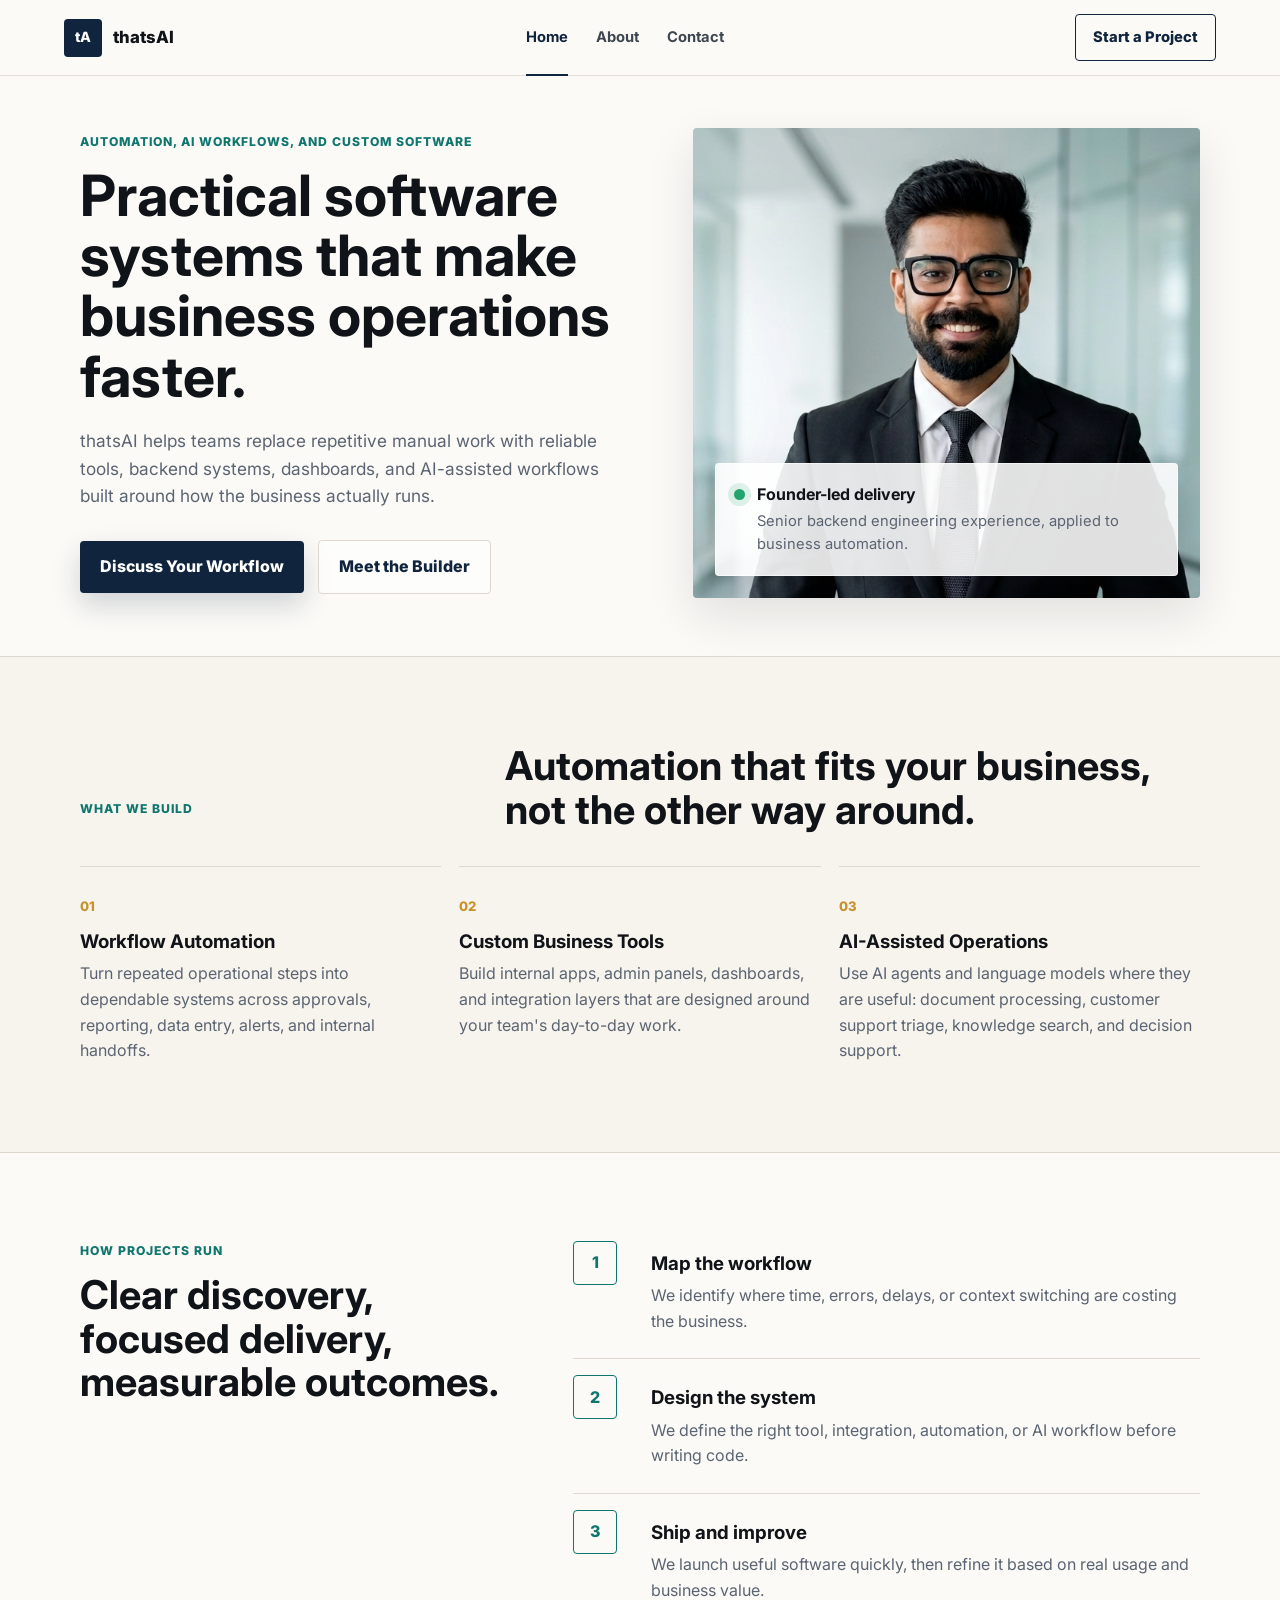
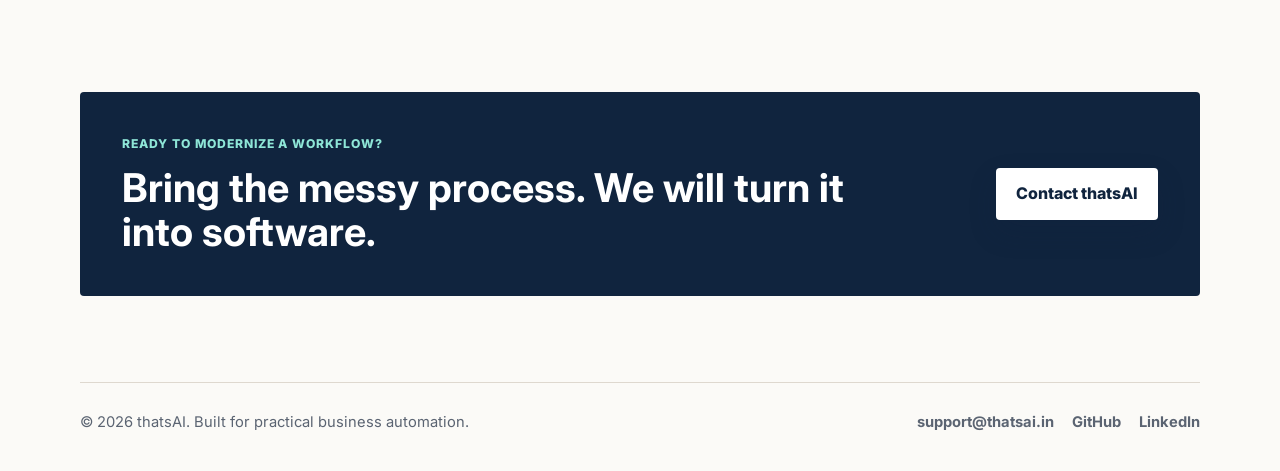
<file: index.html>
<!DOCTYPE html>
<html lang="en">
<head>
  <meta charset="UTF-8" />
  <meta name="viewport" content="width=device-width, initial-scale=1.0" />
  <meta name="description" content="thatsAI builds automation systems, AI-assisted workflows, and custom software tools for growing businesses." />
  <title>thatsAI | Automation and Software Solutions</title>
  <link rel="preconnect" href="https://fonts.googleapis.com" />
  <link rel="preconnect" href="https://fonts.gstatic.com" crossorigin />
  <link href="https://fonts.googleapis.com/css2?family=Inter:wght@400;500;600;700;800&display=swap" rel="stylesheet" />
  <link rel="stylesheet" href="styles.css" />
</head>
<body>
  <header class="site-header">
    <a class="brand" href="index.html" aria-label="thatsAI home">
      <span class="brand-mark">tA</span>
      <span>thatsAI</span>
    </a>
    <nav class="nav-links" aria-label="Primary navigation">
      <a href="index.html" aria-current="page">Home</a>
      <a href="about.html">About</a>
      <a href="contact.html">Contact</a>
    </nav>
    <a class="header-cta" href="contact.html">Start a Project</a>
  </header>

  <main>
    <section class="hero">
      <div class="hero-copy">
        <p class="eyebrow">Automation, AI workflows, and custom software</p>
        <h1>Practical software systems that make business operations faster.</h1>
        <p class="hero-text">
          thatsAI helps teams replace repetitive manual work with reliable tools,
          backend systems, dashboards, and AI-assisted workflows built around how
          the business actually runs.
        </p>
        <div class="hero-actions">
          <a class="button primary" href="contact.html">Discuss Your Workflow</a>
          <a class="button secondary" href="about.html">Meet the Builder</a>
        </div>
      </div>

      <div class="hero-visual" aria-label="Professional portrait of Lokesh Ratusaria">
        <img src="photo.png" alt="Lokesh Ratusaria" />
        <div class="signal-panel">
          <span class="status-dot"></span>
          <div>
            <strong>Founder-led delivery</strong>
            <span>Senior backend engineering experience, applied to business automation.</span>
          </div>
        </div>
      </div>
    </section>

    <section class="section band">
      <div class="section-heading">
        <p class="eyebrow">What we build</p>
        <h2>Automation that fits your business, not the other way around.</h2>
      </div>
      <div class="service-grid">
        <article class="service-card">
          <span class="service-number">01</span>
          <h3>Workflow Automation</h3>
          <p>Turn repeated operational steps into dependable systems across approvals, reporting, data entry, alerts, and internal handoffs.</p>
        </article>
        <article class="service-card">
          <span class="service-number">02</span>
          <h3>Custom Business Tools</h3>
          <p>Build internal apps, admin panels, dashboards, and integration layers that are designed around your team&apos;s day-to-day work.</p>
        </article>
        <article class="service-card">
          <span class="service-number">03</span>
          <h3>AI-Assisted Operations</h3>
          <p>Use AI agents and language models where they are useful: document processing, customer support triage, knowledge search, and decision support.</p>
        </article>
      </div>
    </section>

    <section class="section split">
      <div>
        <p class="eyebrow">How projects run</p>
        <h2>Clear discovery, focused delivery, measurable outcomes.</h2>
      </div>
      <div class="process-list">
        <article>
          <span>1</span>
          <div>
            <h3>Map the workflow</h3>
            <p>We identify where time, errors, delays, or context switching are costing the business.</p>
          </div>
        </article>
        <article>
          <span>2</span>
          <div>
            <h3>Design the system</h3>
            <p>We define the right tool, integration, automation, or AI workflow before writing code.</p>
          </div>
        </article>
        <article>
          <span>3</span>
          <div>
            <h3>Ship and improve</h3>
            <p>We launch useful software quickly, then refine it based on real usage and business value.</p>
          </div>
        </article>
      </div>
    </section>

    <section class="cta-section">
      <div>
        <p class="eyebrow">Ready to modernize a workflow?</p>
        <h2>Bring the messy process. We will turn it into software.</h2>
      </div>
      <a class="button primary light" href="contact.html">Contact thatsAI</a>
    </section>
  </main>

  <footer class="site-footer">
    <span>&copy; 2026 thatsAI. Built for practical business automation.</span>
    <div>
      <a href="mailto:support@thatsai.in">support@thatsai.in</a>
      <a href="https://github.com/Lokesh97" target="_blank" rel="noreferrer">GitHub</a>
      <a href="https://www.linkedin.com/in/lokesh-r-373656133/" target="_blank" rel="noreferrer">LinkedIn</a>
    </div>
  </footer>
</body>
</html>
</file>
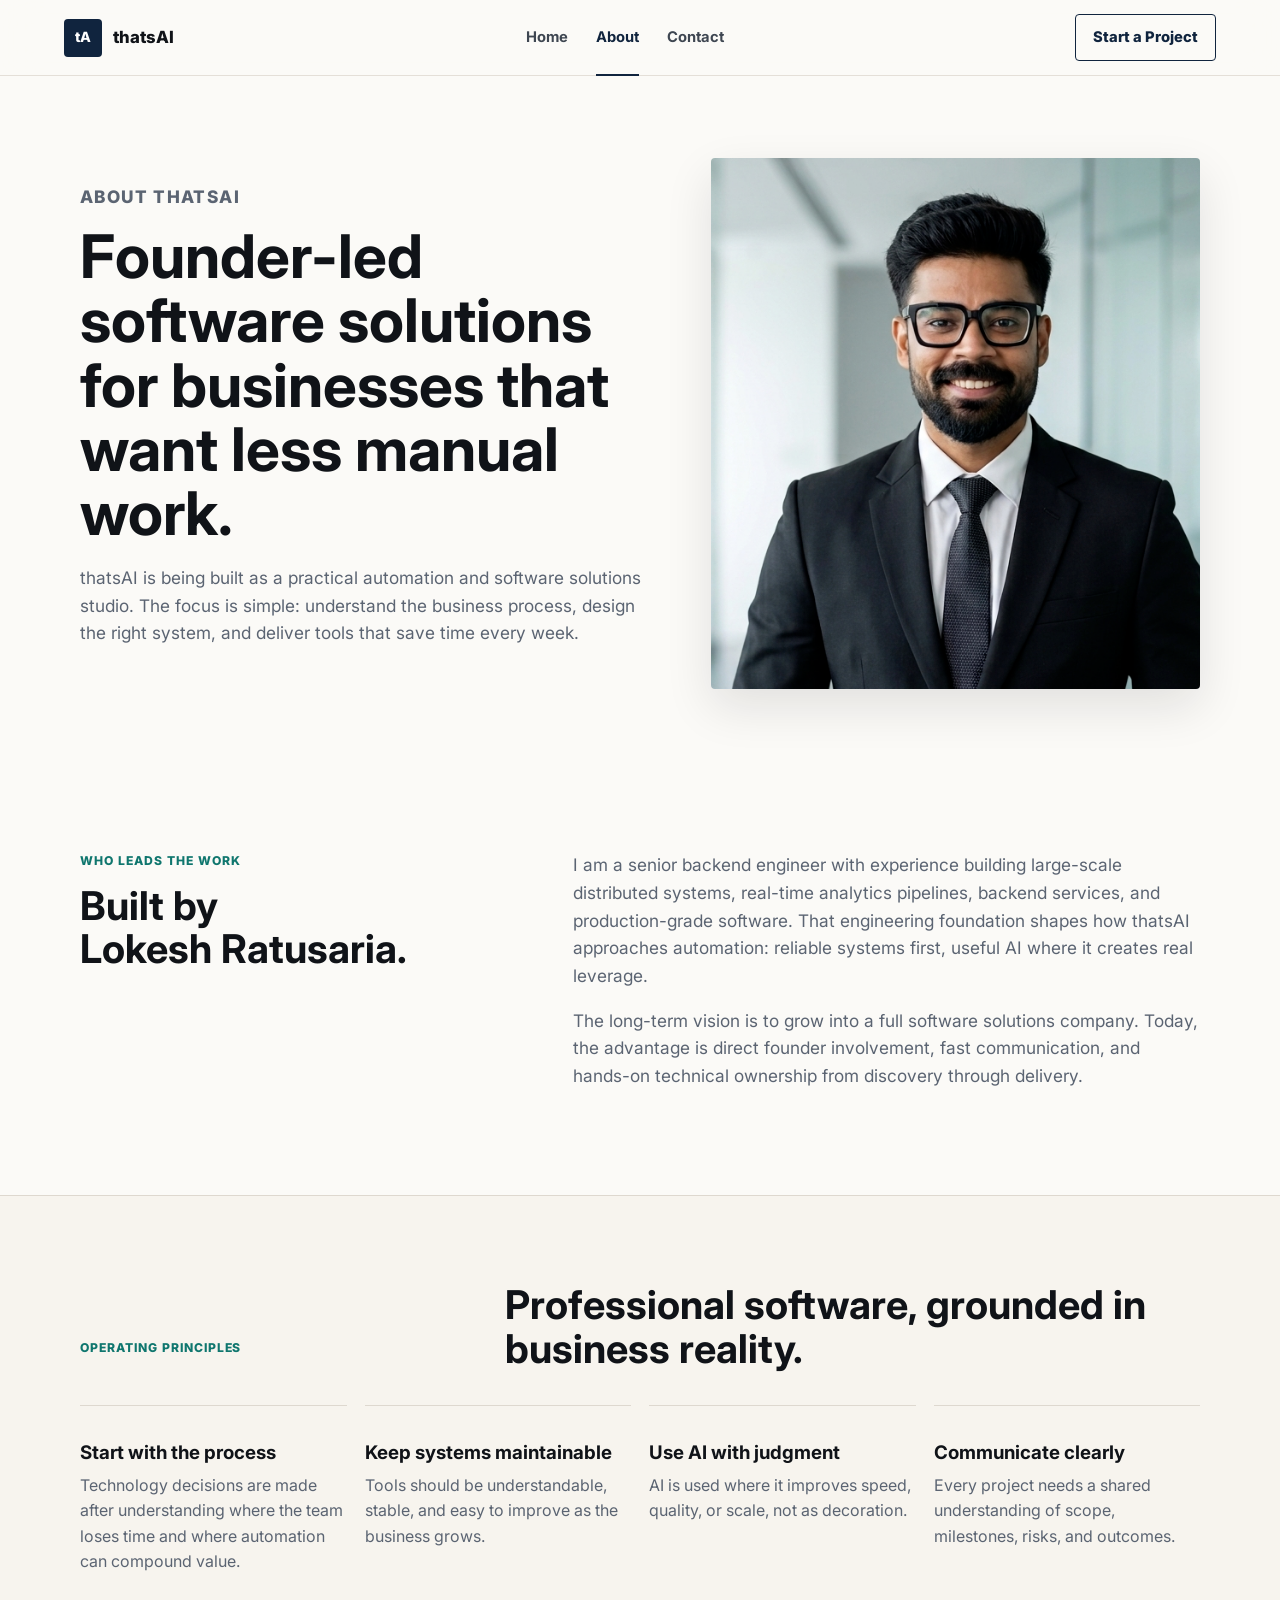
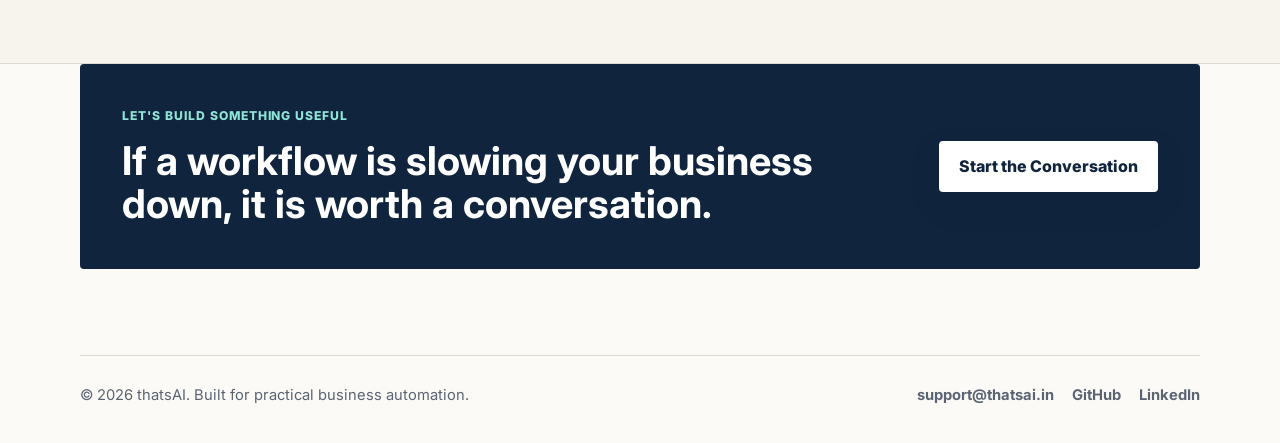
<file: about.html>
<!DOCTYPE html>
<html lang="en">
<head>
  <meta charset="UTF-8" />
  <meta name="viewport" content="width=device-width, initial-scale=1.0" />
  <meta name="description" content="Learn about thatsAI, a founder-led software solutions practice focused on automation, backend systems, and AI workflows." />
  <title>About | thatsAI</title>
  <link rel="preconnect" href="https://fonts.googleapis.com" />
  <link rel="preconnect" href="https://fonts.gstatic.com" crossorigin />
  <link href="https://fonts.googleapis.com/css2?family=Inter:wght@400;500;600;700;800&display=swap" rel="stylesheet" />
  <link rel="stylesheet" href="styles.css" />
</head>
<body>
  <header class="site-header">
    <a class="brand" href="index.html" aria-label="thatsAI home">
      <span class="brand-mark">tA</span>
      <span>thatsAI</span>
    </a>
    <nav class="nav-links" aria-label="Primary navigation">
      <a href="index.html">Home</a>
      <a href="about.html" aria-current="page">About</a>
      <a href="contact.html">Contact</a>
    </nav>
    <a class="header-cta" href="contact.html">Start a Project</a>
  </header>

  <main>
    <section class="page-hero about-hero">
      <div>
        <p class="eyebrow">About thatsAI</p>
        <h1>Founder-led software solutions for businesses that want less manual work.</h1>
        <p>
          thatsAI is being built as a practical automation and software solutions
          studio. The focus is simple: understand the business process, design the
          right system, and deliver tools that save time every week.
        </p>
      </div>
      <img class="portrait-card" src="photo.png" alt="Lokesh Ratusaria" />
    </section>

    <section class="section split">
      <div>
        <p class="eyebrow">Who leads the work</p>
        <h2>Built by <span class="nowrap">Lokesh Ratusaria.</span></h2>
      </div>
      <div class="rich-copy">
        <p>
          I am a senior backend engineer with experience building large-scale
          distributed systems, real-time analytics pipelines, backend services,
          and production-grade software. That engineering foundation shapes how
          thatsAI approaches automation: reliable systems first, useful AI where
          it creates real leverage.
        </p>
        <p>
          The long-term vision is to grow into a full software solutions company.
          Today, the advantage is direct founder involvement, fast communication,
          and hands-on technical ownership from discovery through delivery.
        </p>
      </div>
    </section>

    <section class="section band">
      <div class="section-heading">
        <p class="eyebrow">Operating principles</p>
        <h2>Professional software, grounded in business reality.</h2>
      </div>
      <div class="values-grid">
        <article>
          <h3>Start with the process</h3>
          <p>Technology decisions are made after understanding where the team loses time and where automation can compound value.</p>
        </article>
        <article>
          <h3>Keep systems maintainable</h3>
          <p>Tools should be understandable, stable, and easy to improve as the business grows.</p>
        </article>
        <article>
          <h3>Use AI with judgment</h3>
          <p>AI is used where it improves speed, quality, or scale, not as decoration.</p>
        </article>
        <article>
          <h3>Communicate clearly</h3>
          <p>Every project needs a shared understanding of scope, milestones, risks, and outcomes.</p>
        </article>
      </div>
    </section>

    <section class="cta-section">
      <div>
        <p class="eyebrow">Let&apos;s build something useful</p>
        <h2>If a workflow is slowing your business down, it is worth a conversation.</h2>
      </div>
      <a class="button primary light" href="contact.html">Start the Conversation</a>
    </section>
  </main>

  <footer class="site-footer">
    <span>&copy; 2026 thatsAI. Built for practical business automation.</span>
    <div>
      <a href="mailto:support@thatsai.in">support@thatsai.in</a>
      <a href="https://github.com/Lokesh97" target="_blank" rel="noreferrer">GitHub</a>
      <a href="https://www.linkedin.com/in/lokesh-r-373656133/" target="_blank" rel="noreferrer">LinkedIn</a>
    </div>
  </footer>
</body>
</html>
</file>
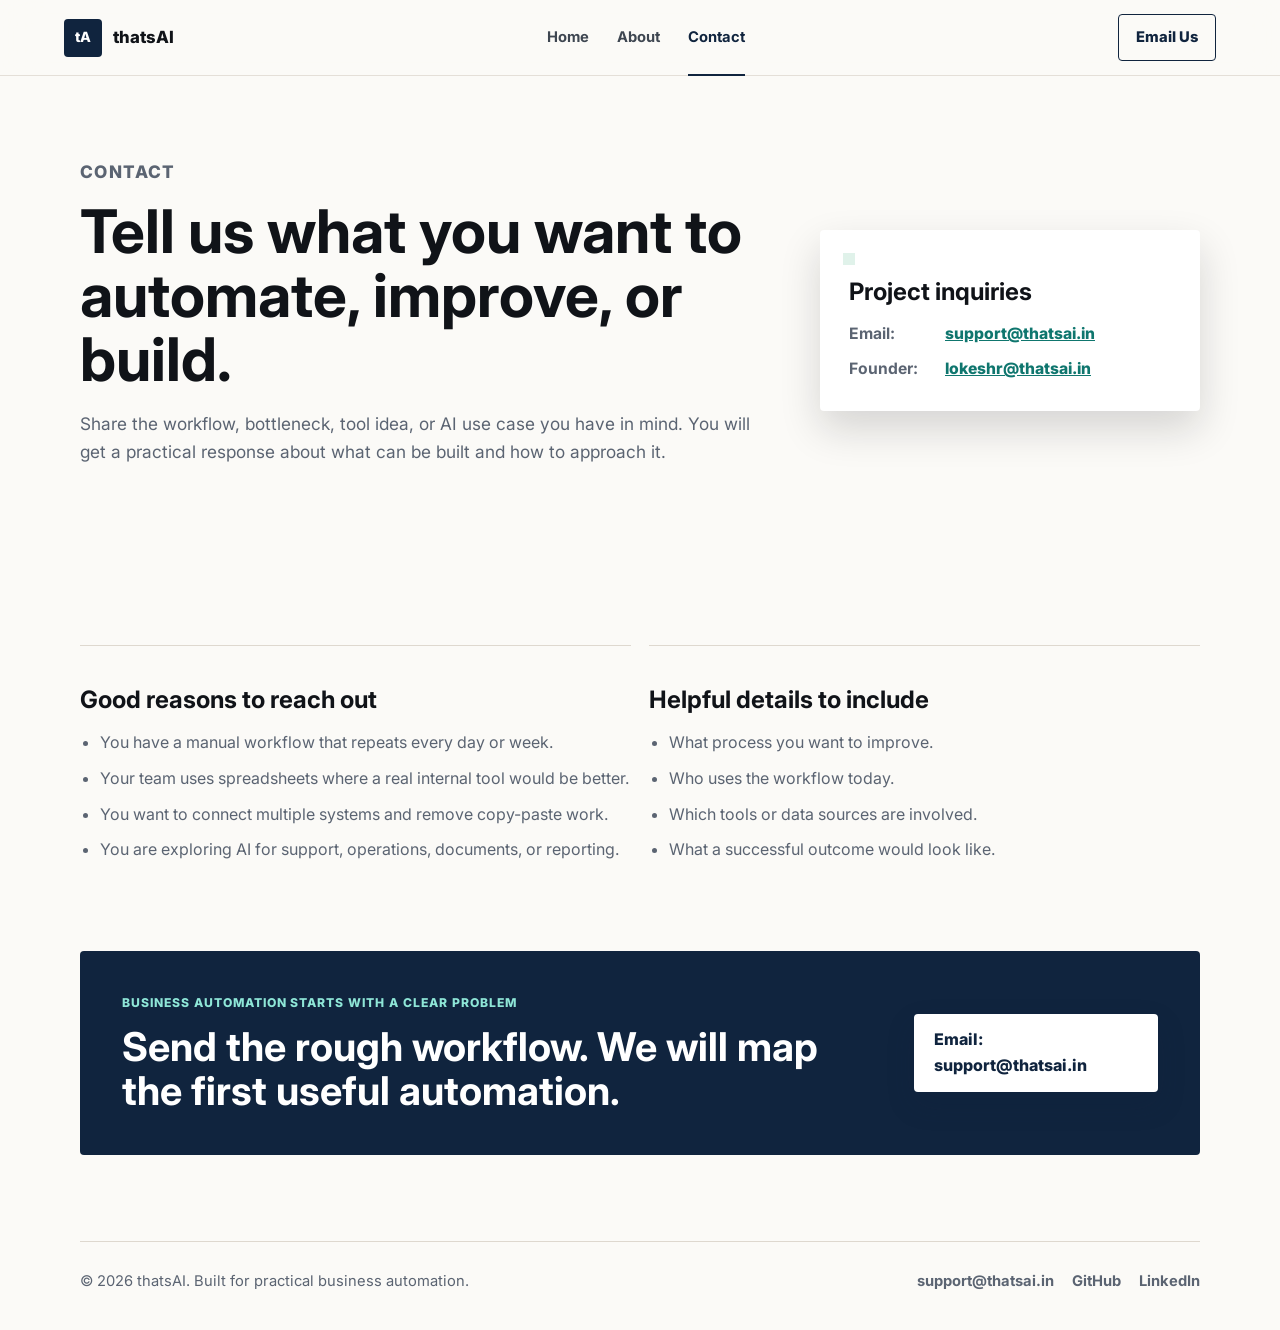
<file: contact.html>
<!DOCTYPE html>
<html lang="en">
<head>
  <meta charset="UTF-8" />
  <meta name="viewport" content="width=device-width, initial-scale=1.0" />
  <meta name="description" content="Contact thatsAI for automation, AI workflow, and custom software solution projects." />
  <title>Contact | thatsAI</title>
  <link rel="preconnect" href="https://fonts.googleapis.com" />
  <link rel="preconnect" href="https://fonts.gstatic.com" crossorigin />
  <link href="https://fonts.googleapis.com/css2?family=Inter:wght@400;500;600;700;800&display=swap" rel="stylesheet" />
  <link rel="stylesheet" href="styles.css" />
</head>
<body>
  <header class="site-header">
    <a class="brand" href="index.html" aria-label="thatsAI home">
      <span class="brand-mark">tA</span>
      <span>thatsAI</span>
    </a>
    <nav class="nav-links" aria-label="Primary navigation">
      <a href="index.html">Home</a>
      <a href="about.html">About</a>
      <a href="contact.html" aria-current="page">Contact</a>
    </nav>
    <a class="header-cta" href="mailto:support@thatsai.in">Email Us</a>
  </header>

  <main>
    <section class="page-hero contact-hero">
      <div>
        <p class="eyebrow">Contact</p>
        <h1>Tell us what you want to automate, improve, or build.</h1>
        <p>
          Share the workflow, bottleneck, tool idea, or AI use case you have in
          mind. You will get a practical response about what can be built and how
          to approach it.
        </p>
      </div>
      <div class="contact-panel">
        <span class="status-dot"></span>
        <h2>Project inquiries</h2>
        <p class="contact-line">
          <span>Email:</span>
          <a href="mailto:support@thatsai.in">support@thatsai.in</a>
        </p>
        <p class="contact-line">
          <span>Founder:</span>
          <a href="mailto:lokeshr@thatsai.in">lokeshr@thatsai.in</a>
        </p>
      </div>
    </section>

    <section class="section contact-grid">
      <article class="contact-card">
        <h2>Good reasons to reach out</h2>
        <ul>
          <li>You have a manual workflow that repeats every day or week.</li>
          <li>Your team uses spreadsheets where a real internal tool would be better.</li>
          <li>You want to connect multiple systems and remove copy-paste work.</li>
          <li>You are exploring AI for support, operations, documents, or reporting.</li>
        </ul>
      </article>
      <article class="contact-card">
        <h2>Helpful details to include</h2>
        <ul>
          <li>What process you want to improve.</li>
          <li>Who uses the workflow today.</li>
          <li>Which tools or data sources are involved.</li>
          <li>What a successful outcome would look like.</li>
        </ul>
      </article>
    </section>

    <section class="cta-section">
      <div>
        <p class="eyebrow">Business automation starts with a clear problem</p>
        <h2>Send the rough workflow. We will map the first useful automation.</h2>
      </div>
      <a class="button primary light" href="mailto:support@thatsai.in">Email: support@thatsai.in</a>
    </section>
  </main>

  <footer class="site-footer">
    <span>&copy; 2026 thatsAI. Built for practical business automation.</span>
    <div>
      <a href="mailto:support@thatsai.in">support@thatsai.in</a>
      <a href="https://github.com/Lokesh97" target="_blank" rel="noreferrer">GitHub</a>
      <a href="https://www.linkedin.com/in/lokesh-r-373656133/" target="_blank" rel="noreferrer">LinkedIn</a>
    </div>
  </footer>
</body>
</html>
</file>
<file: styles.css>
:root {
  --ink: #101318;
  --muted: #5b6472;
  --soft: #f5f2ec;
  --paper: #fbfaf7;
  --line: #ded8cf;
  --navy: #10243e;
  --teal: #0f766e;
  --green: #23a36d;
  --gold: #c7922b;
  --white: #ffffff;
  --shadow: 0 18px 48px rgba(16, 19, 24, 0.11);
}

* {
  box-sizing: border-box;
}

html {
  overflow-x: clip;
}

body {
  margin: 0;
  font-family: "Inter", -apple-system, BlinkMacSystemFont, "Segoe UI", sans-serif;
  color: var(--ink);
  background: var(--paper);
  line-height: 1.6;
  text-rendering: optimizeLegibility;
  overflow-x: hidden;
}

a {
  color: inherit;
}

.site-header {
  position: sticky;
  top: 0;
  z-index: 10;
  display: flex;
  align-items: center;
  justify-content: space-between;
  gap: 24px;
  min-height: 76px;
  padding: 0 5vw;
  background: rgba(251, 250, 247, 0.9);
  border-bottom: 1px solid rgba(222, 216, 207, 0.78);
  backdrop-filter: blur(18px);
}

.brand,
.nav-links,
.hero-actions,
.site-footer div {
  display: flex;
  align-items: center;
}

.brand {
  gap: 11px;
  font-size: 1.05rem;
  font-weight: 800;
  text-decoration: none;
  letter-spacing: 0;
}

.brand-mark {
  display: inline-grid;
  width: 38px;
  height: 38px;
  place-items: center;
  border-radius: 4px;
  color: var(--white);
  background: var(--navy);
  font-size: 0.88rem;
  font-weight: 800;
}

.nav-links {
  gap: 28px;
}

.nav-links a,
.header-cta,
.button,
.site-footer a {
  text-decoration: none;
}

.nav-links a {
  position: relative;
  padding: 6px 0;
  color: #3e4651;
  font-size: 0.92rem;
  font-weight: 700;
  text-align: center;
}

.nav-links a[aria-current="page"] {
  color: var(--navy);
}

.nav-links a[aria-current="page"]::after {
  position: absolute;
  right: 0;
  bottom: -21px;
  left: 0;
  height: 2px;
  background: var(--navy);
  content: "";
}

.header-cta {
  padding: 11px 17px;
  border: 1px solid var(--navy);
  border-radius: 4px;
  color: var(--navy);
  font-size: 0.92rem;
  font-weight: 800;
}

.hero,
.page-hero,
.section,
.cta-section,
.site-footer {
  width: min(1120px, 90vw);
  margin: 0 auto;
}

.hero {
  display: grid;
  grid-template-columns: minmax(0, 1.04fr) minmax(340px, 0.96fr);
  gap: 64px;
  align-items: center;
  padding: 52px 0 58px;
}

.hero > *,
.page-hero > *,
.split > *,
.section-heading > *,
.contact-grid > *,
.service-grid > *,
.values-grid > * {
  min-width: 0;
}

.hero-copy h1,
.page-hero h1 {
  max-width: 780px;
  margin: 0;
  font-size: clamp(2.7rem, 4.45vw, 4.05rem);
  line-height: 1.06;
  letter-spacing: 0;
}

.eyebrow {
  margin: 0 0 14px;
  color: var(--teal);
  font-size: 0.76rem;
  font-weight: 800;
  letter-spacing: 0.08em;
  text-transform: uppercase;
}

.hero-text,
.page-hero p,
.rich-copy p {
  max-width: 670px;
  color: var(--muted);
  font-size: 1.08rem;
}

.hero-text {
  margin: 20px 0 0;
}

.hero-actions {
  flex-wrap: wrap;
  gap: 14px;
  margin-top: 30px;
}

.button {
  display: inline-flex;
  align-items: center;
  justify-content: center;
  min-height: 48px;
  padding: 13px 20px;
  border-radius: 4px;
  font-weight: 800;
}

.button.primary {
  color: var(--white);
  background: var(--navy);
  box-shadow: 0 12px 28px rgba(16, 36, 62, 0.18);
}

.button.primary.light {
  color: var(--navy);
  background: var(--white);
}

.button.secondary {
  color: var(--navy);
  border: 1px solid var(--line);
  background: rgba(255, 255, 255, 0.48);
}

.hero-visual {
  position: relative;
  min-height: 470px;
  overflow: hidden;
  border-radius: 4px;
  background: var(--soft);
  box-shadow: var(--shadow);
}

.hero-visual img {
  width: 100%;
  height: 100%;
  min-height: 470px;
  object-fit: cover;
  object-position: center top;
  display: block;
}

.signal-panel,
.contact-panel {
  border: 1px solid rgba(255, 255, 255, 0.58);
  border-radius: 4px;
  background: rgba(255, 255, 255, 0.88);
  box-shadow: 0 18px 40px rgba(16, 19, 24, 0.16);
}

.signal-panel {
  position: absolute;
  right: 22px;
  bottom: 22px;
  left: 22px;
  display: flex;
  gap: 12px;
  align-items: flex-start;
  padding: 18px;
}

.signal-panel strong,
.signal-panel span {
  display: block;
}

.signal-panel strong {
  margin-bottom: 2px;
}

.signal-panel span {
  color: var(--muted);
  font-size: 0.92rem;
}

.status-dot {
  flex: 0 0 auto;
  width: 11px;
  height: 11px;
  margin-top: 7px;
  border-radius: 999px;
  background: var(--green);
  box-shadow: 0 0 0 6px rgba(35, 163, 109, 0.14);
}

.section {
  padding: 88px 0;
}

.band {
  width: 100%;
  max-width: none;
  padding-right: 5vw;
  padding-left: 5vw;
  background: #f7f4ee;
  border-top: 1px solid var(--line);
  border-bottom: 1px solid var(--line);
}

.band > * {
  width: min(1120px, 100%);
  margin-right: auto;
  margin-left: auto;
}

.section-heading {
  display: grid;
  grid-template-columns: 0.72fr 1.28fr;
  gap: 34px;
  align-items: end;
  margin-bottom: 34px;
}

.section-heading h2,
.split h2,
.cta-section h2 {
  margin: 0;
  font-size: clamp(1.9rem, 3.1vw, 2.85rem);
  line-height: 1.1;
  letter-spacing: 0;
}

.service-grid,
.values-grid,
.contact-grid {
  display: grid;
  gap: 18px;
}

.service-grid {
  grid-template-columns: repeat(3, minmax(0, 1fr));
}

.service-card,
.values-grid article,
.contact-card {
  border-top: 1px solid var(--line);
  background: transparent;
}

.service-card {
  min-height: 0;
  padding: 26px 0 0;
}

.service-number {
  color: var(--gold);
  font-size: 0.82rem;
  font-weight: 800;
}

.service-card h3,
.values-grid h3,
.contact-card h2,
.process-list h3 {
  margin: 12px 0 8px;
  line-height: 1.2;
}

.service-card p,
.values-grid p,
.contact-card li,
.process-list p {
  color: var(--muted);
}

.service-card p,
.values-grid p,
.process-list p {
  margin: 0;
}

.split {
  display: grid;
  grid-template-columns: minmax(340px, 0.82fr) 1.18fr;
  gap: 58px;
  align-items: start;
}

.process-list {
  display: grid;
  gap: 16px;
}

.process-list article {
  display: grid;
  grid-template-columns: 56px 1fr;
  gap: 22px;
  padding-bottom: 24px;
  border-bottom: 1px solid var(--line);
}

.process-list article:last-child {
  padding-bottom: 0;
  border-bottom: 0;
}

.process-list article > span {
  display: grid;
  width: 44px;
  height: 44px;
  place-items: center;
  border: 1px solid var(--teal);
  border-radius: 4px;
  color: var(--teal);
  background: transparent;
  font-weight: 800;
}

.cta-section {
  display: flex;
  align-items: center;
  justify-content: space-between;
  gap: 34px;
  margin-bottom: 86px;
  padding: 42px;
  border-radius: 4px;
  color: var(--white);
  background: var(--navy);
}

.cta-section .eyebrow {
  color: #8ee6d7;
}

.cta-section h2 {
  max-width: 760px;
}

.site-footer {
  display: flex;
  align-items: center;
  justify-content: space-between;
  gap: 24px;
  padding: 28px 0 36px;
  color: var(--muted);
  border-top: 1px solid var(--line);
  font-size: 0.92rem;
}

.site-footer div {
  flex-wrap: wrap;
  gap: 18px;
}

.site-footer a {
  font-weight: 700;
}

.page-hero {
  display: grid;
  grid-template-columns: minmax(0, 1.08fr) minmax(280px, 0.92fr);
  gap: 58px;
  align-items: center;
  padding: 82px 0 74px;
}

.page-hero h1 {
  max-width: 860px;
  font-size: clamp(2.45rem, 4.7vw, 4.2rem);
  line-height: 1.07;
}

.portrait-card {
  width: 100%;
  aspect-ratio: 4 / 4.35;
  object-fit: cover;
  object-position: center top;
  border-radius: 4px;
  box-shadow: var(--shadow);
}

.rich-copy p {
  margin-top: 0;
}

.values-grid {
  grid-template-columns: repeat(4, minmax(0, 1fr));
}

.values-grid article {
  padding: 24px 0 0;
}

.contact-hero {
  grid-template-columns: minmax(0, 1fr) 380px;
}

.contact-panel {
  width: 100%;
  min-width: 0;
  padding: 28px;
  background: var(--white);
}

.contact-panel h2 {
  margin: 14px 0 10px;
}

.contact-panel a,
.contact-line a {
  color: var(--teal);
  font-weight: 800;
  overflow-wrap: anywhere;
}

.contact-panel p,
.contact-line {
  margin: 0;
  font-size: 0.98rem;
}

.contact-line {
  display: grid;
  grid-template-columns: 84px 1fr;
  gap: 12px;
  align-items: baseline;
}

.contact-line + .contact-line {
  margin-top: 10px;
}

.contact-line span {
  color: var(--muted);
  font-weight: 700;
}

.contact-grid {
  grid-template-columns: repeat(2, minmax(0, 1fr));
}

.contact-card {
  padding: 28px 0 0;
}

.contact-card ul {
  margin: 16px 0 0;
  padding-left: 20px;
}

.contact-card li + li {
  margin-top: 10px;
}

@media (max-width: 900px) {
  .site-header {
    position: static;
    flex-wrap: wrap;
    justify-content: center;
    padding-top: 16px;
    padding-bottom: 16px;
  }

  .brand {
    width: 100%;
    justify-content: center;
  }

  .header-cta {
    display: none;
  }

  .hero,
  .page-hero,
  .split,
  .section-heading,
  .contact-hero {
    grid-template-columns: 1fr;
  }

  .hero {
    min-height: 0;
    padding-top: 48px;
  }

  .hero-visual,
  .hero-visual img {
    min-height: 460px;
  }

  .service-grid,
  .values-grid,
  .contact-grid {
    grid-template-columns: 1fr;
  }

  .cta-section,
  .site-footer {
    align-items: flex-start;
    flex-direction: column;
  }
}

@media (max-width: 560px) {
  .site-header {
    gap: 14px;
  }

  .nav-links {
    width: 100%;
    justify-content: space-between;
    gap: 12px;
  }

  .nav-links a {
    min-width: 0;
    flex: 1;
    padding-right: 0;
    padding-left: 0;
  }

  .nav-links a[aria-current="page"]::after {
    bottom: -10px;
  }

  .hero,
  .page-hero,
  .section {
    width: calc(100% - 34px);
    max-width: 1120px;
  }

  .hero-copy h1,
  .page-hero h1 {
    font-size: 2.55rem;
  }

  .hero-visual,
  .hero-visual img {
    min-height: 390px;
  }

  .hero-actions,
  .hero-actions .button,
  .cta-section .button {
    width: 100%;
  }

  .signal-panel {
    right: 14px;
    bottom: 14px;
    left: 14px;
  }

  .band {
    padding-right: 17px;
    padding-left: 17px;
  }

  .service-card,
  .values-grid article,
  .contact-card,
  .cta-section {
    padding: 24px;
  }

  .service-card,
  .values-grid article,
  .contact-card {
    padding-right: 0;
    padding-left: 0;
  }

  .contact-line {
    grid-template-columns: 78px minmax(0, 1fr);
  }
}

@media (max-width: 340px) {
  .hero-copy h1,
  .page-hero h1 {
    font-size: 2.32rem;
    line-height: 1.08;
  }

  .hero-text,
  .page-hero p,
  .rich-copy p {
    font-size: 1rem;
  }

  .contact-panel {
    padding: 22px;
  }

  .contact-line {
    grid-template-columns: 1fr;
    gap: 2px;
  }
}

.nowrap {
  white-space: nowrap;
}
</file>
